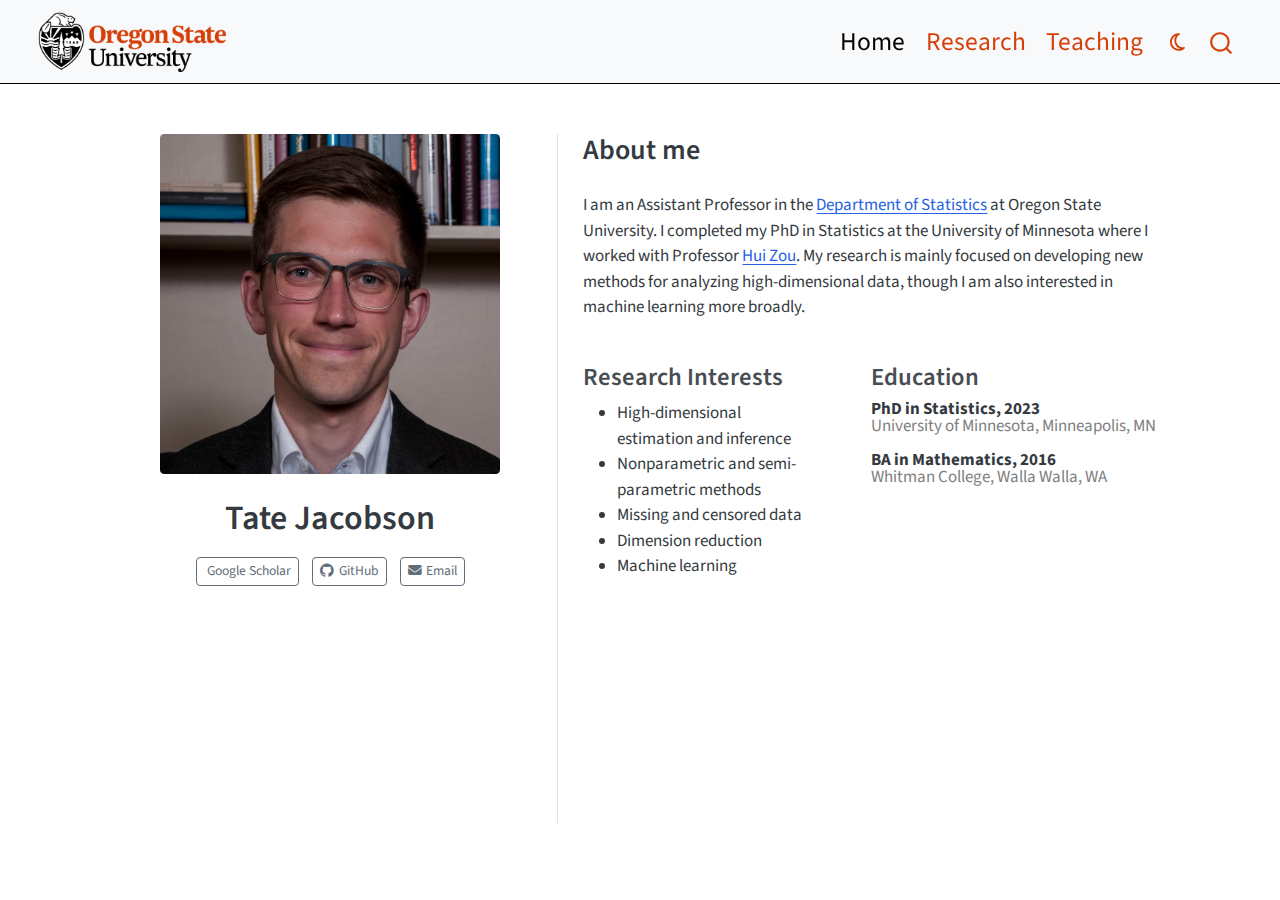
<file: docs/index.html>
<!DOCTYPE html>
<html xmlns="http://www.w3.org/1999/xhtml" lang="en" xml:lang="en"><head>

<meta charset="utf-8">
<meta name="generator" content="quarto-1.4.555">

<meta name="viewport" content="width=device-width, initial-scale=1.0, user-scalable=yes">


<title>Tate Jacobson</title>
<style>
code{white-space: pre-wrap;}
span.smallcaps{font-variant: small-caps;}
div.columns{display: flex; gap: min(4vw, 1.5em);}
div.column{flex: auto; overflow-x: auto;}
div.hanging-indent{margin-left: 1.5em; text-indent: -1.5em;}
ul.task-list{list-style: none;}
ul.task-list li input[type="checkbox"] {
  width: 0.8em;
  margin: 0 0.8em 0.2em -1em; /* quarto-specific, see https://github.com/quarto-dev/quarto-cli/issues/4556 */ 
  vertical-align: middle;
}
</style>


<script src="site_libs/quarto-nav/quarto-nav.js"></script>
<script src="site_libs/clipboard/clipboard.min.js"></script>
<script src="site_libs/quarto-search/autocomplete.umd.js"></script>
<script src="site_libs/quarto-search/fuse.min.js"></script>
<script src="site_libs/quarto-search/quarto-search.js"></script>
<meta name="quarto:offset" content="./">
<script src="site_libs/quarto-html/quarto.js"></script>
<script src="site_libs/quarto-html/popper.min.js"></script>
<script src="site_libs/quarto-html/tippy.umd.min.js"></script>
<link href="site_libs/quarto-html/tippy.css" rel="stylesheet">
<link href="site_libs/quarto-html/quarto-syntax-highlighting.css" rel="stylesheet" class="quarto-color-scheme" id="quarto-text-highlighting-styles">
<link href="site_libs/quarto-html/quarto-syntax-highlighting-dark.css" rel="prefetch" class="quarto-color-scheme quarto-color-alternate" id="quarto-text-highlighting-styles">
<script src="site_libs/bootstrap/bootstrap.min.js"></script>
<link href="site_libs/bootstrap/bootstrap-icons.css" rel="stylesheet">
<link href="site_libs/bootstrap/bootstrap.min.css" rel="stylesheet" class="quarto-color-scheme" id="quarto-bootstrap" data-mode="light">
<link href="site_libs/bootstrap/bootstrap-dark.min.css" rel="prefetch" class="quarto-color-scheme quarto-color-alternate" id="quarto-bootstrap" data-mode="dark">
<script src="site_libs/quarto-contrib/iconify-2.1.0/iconify-icon.min.js"></script>
<link href="site_libs/quarto-contrib/fontawesome6-0.1.0/all.css" rel="stylesheet">
<link href="site_libs/quarto-contrib/fontawesome6-0.1.0/latex-fontsize.css" rel="stylesheet">
<script id="quarto-search-options" type="application/json">{
  "location": "navbar",
  "copy-button": false,
  "collapse-after": 3,
  "panel-placement": "end",
  "type": "overlay",
  "limit": 50,
  "keyboard-shortcut": [
    "f",
    "/",
    "s"
  ],
  "show-item-context": false,
  "language": {
    "search-no-results-text": "No results",
    "search-matching-documents-text": "matching documents",
    "search-copy-link-title": "Copy link to search",
    "search-hide-matches-text": "Hide additional matches",
    "search-more-match-text": "more match in this document",
    "search-more-matches-text": "more matches in this document",
    "search-clear-button-title": "Clear",
    "search-text-placeholder": "",
    "search-detached-cancel-button-title": "Cancel",
    "search-submit-button-title": "Submit",
    "search-label": "Search"
  }
}</script>


<link rel="stylesheet" href="custom.css">
<meta property="og:title" content="Tate Jacobson">
<meta property="og:description" content="">
<meta property="og:image" content="images/headshot2.jpg">
<meta property="og:site_name" content="Tate Jacobson">
</head>

<body class="nav-fixed fullcontent">

<div id="quarto-search-results"></div>
  <header id="quarto-header" class="headroom fixed-top">
    <nav class="navbar navbar-expand-lg " data-bs-theme="dark">
      <div class="navbar-container container-fluid">
      <div class="navbar-brand-container mx-auto">
    <a href="./index.html" class="navbar-brand navbar-brand-logo">
    <img src="./logo.png" alt="" class="navbar-logo">
    </a>
  </div>
            <div id="quarto-search" class="" title="Search"></div>
          <button class="navbar-toggler" type="button" data-bs-toggle="collapse" data-bs-target="#navbarCollapse" aria-controls="navbarCollapse" aria-expanded="false" aria-label="Toggle navigation" onclick="if (window.quartoToggleHeadroom) { window.quartoToggleHeadroom(); }">
  <span class="navbar-toggler-icon"></span>
</button>
          <div class="collapse navbar-collapse" id="navbarCollapse">
            <ul class="navbar-nav navbar-nav-scroll ms-auto">
  <li class="nav-item">
    <a class="nav-link active" href="./index.html" aria-current="page"> 
<span class="menu-text">Home</span></a>
  </li>  
  <li class="nav-item">
    <a class="nav-link" href="./research/index.html"> 
<span class="menu-text">Research</span></a>
  </li>  
  <li class="nav-item">
    <a class="nav-link" href="./teaching/index.html"> 
<span class="menu-text">Teaching</span></a>
  </li>  
</ul>
          </div> <!-- /navcollapse -->
          <div class="quarto-navbar-tools">
  <a href="" class="quarto-color-scheme-toggle quarto-navigation-tool  px-1" onclick="window.quartoToggleColorScheme(); return false;" title="Toggle dark mode"><i class="bi"></i></a>
</div>
      </div> <!-- /container-fluid -->
    </nav>
</header>
<!-- content -->
<div id="quarto-content" class="quarto-container page-columns page-rows-contents page-layout-article page-navbar">
<!-- sidebar -->
<!-- margin-sidebar -->
    
<!-- main -->
<div class="quarto-about-trestles content">
  <div class="about-entity">
    <img src="images/headshot2.jpg" class="about-image
  rounded " style="width: 20em;">
<header id="title-block-header" class="quarto-title-block default">
<div class="quarto-title">
<h1 class="title">Tate Jacobson</h1>
</div>
<div class="quarto-title-meta">
  </div>
</header>
    <div class="about-links">
  <a href="https://scholar.google.com/citations?user=Aduyj38AAAAJ&amp;hl=en" class="about-link" rel="" target="">
     <span class="about-link-text"><iconify-icon role="img" inline="" icon="fa6-brands:google-scholar" aria-label="Icon google-scholar from fa6-brands Iconify.design set." title="Icon google-scholar from fa6-brands Iconify.design set."></iconify-icon> Google Scholar</span>
  </a>
  <a href="https://github.com/TateJacobson" class="about-link" rel="" target="">
    <i class="bi bi-github"></i>
     <span class="about-link-text">GitHub</span>
  </a>
  <a href="mailto:tate.jacobson@oregonstate.edu" class="about-link" rel="" target="">
     <span class="about-link-text"><i class="fa-solid fa-envelope" aria-label="envelope"></i> Email</span>
  </a>
</div>
  </div>
  <div class="about-contents"><main class="content" id="quarto-document-content">
<section id="about-me" class="level2">
<h2 data-anchor-id="about-me">About me</h2>
<p>I am an Assistant Professor in the <a href="https://stat.oregonstate.edu/">Department of Statistics</a> at Oregon State University. I completed my PhD in Statistics at the University of Minnesota where I worked with Professor <a href="https://sites.google.com/view/huizoustat/bio">Hui Zou</a>. My research is mainly focused on developing new methods for analyzing high-dimensional data, though I am also interested in machine learning more broadly.</p>
<div class="columns">
<div class="column" style="width:40%;">
<section id="research-interests" class="level3">
<h3 data-anchor-id="research-interests">Research Interests</h3>
<ul>
<li>High-dimensional estimation and inference</li>
<li>Nonparametric and semi-parametric methods</li>
<li>Missing and censored data</li>
<li>Dimension reduction</li>
<li>Machine learning</li>
</ul>
</section>
</div><div class="column" style="width:10%;">
</div><div class="column" style="line-height:1">
<section id="education" class="level3">
<h3 data-anchor-id="education">Education</h3>
<p><strong>PhD in Statistics, 2023</strong><br>
<span style="color: grey;">University of Minnesota, Minneapolis, MN</span></p>
<p><strong>BA in Mathematics, 2016</strong><br>
<span style="color: grey;">Whitman College, Walla Walla, WA</span></p>
</section>
</div>
</div>


</section>
</main></div>
</div>
 <!-- /main -->
<script id="quarto-html-after-body" type="application/javascript">
window.document.addEventListener("DOMContentLoaded", function (event) {
  const toggleBodyColorMode = (bsSheetEl) => {
    const mode = bsSheetEl.getAttribute("data-mode");
    const bodyEl = window.document.querySelector("body");
    if (mode === "dark") {
      bodyEl.classList.add("quarto-dark");
      bodyEl.classList.remove("quarto-light");
    } else {
      bodyEl.classList.add("quarto-light");
      bodyEl.classList.remove("quarto-dark");
    }
  }
  const toggleBodyColorPrimary = () => {
    const bsSheetEl = window.document.querySelector("link#quarto-bootstrap");
    if (bsSheetEl) {
      toggleBodyColorMode(bsSheetEl);
    }
  }
  toggleBodyColorPrimary();  
  const disableStylesheet = (stylesheets) => {
    for (let i=0; i < stylesheets.length; i++) {
      const stylesheet = stylesheets[i];
      stylesheet.rel = 'prefetch';
    }
  }
  const enableStylesheet = (stylesheets) => {
    for (let i=0; i < stylesheets.length; i++) {
      const stylesheet = stylesheets[i];
      stylesheet.rel = 'stylesheet';
    }
  }
  const manageTransitions = (selector, allowTransitions) => {
    const els = window.document.querySelectorAll(selector);
    for (let i=0; i < els.length; i++) {
      const el = els[i];
      if (allowTransitions) {
        el.classList.remove('notransition');
      } else {
        el.classList.add('notransition');
      }
    }
  }
  const toggleGiscusIfUsed = (isAlternate, darkModeDefault) => {
    const baseTheme = document.querySelector('#giscus-base-theme')?.value ?? 'light';
    const alternateTheme = document.querySelector('#giscus-alt-theme')?.value ?? 'dark';
    let newTheme = '';
    if(darkModeDefault) {
      newTheme = isAlternate ? baseTheme : alternateTheme;
    } else {
      newTheme = isAlternate ? alternateTheme : baseTheme;
    }
    const changeGiscusTheme = () => {
      // From: https://github.com/giscus/giscus/issues/336
      const sendMessage = (message) => {
        const iframe = document.querySelector('iframe.giscus-frame');
        if (!iframe) return;
        iframe.contentWindow.postMessage({ giscus: message }, 'https://giscus.app');
      }
      sendMessage({
        setConfig: {
          theme: newTheme
        }
      });
    }
    const isGiscussLoaded = window.document.querySelector('iframe.giscus-frame') !== null;
    if (isGiscussLoaded) {
      changeGiscusTheme();
    }
  }
  const toggleColorMode = (alternate) => {
    // Switch the stylesheets
    const alternateStylesheets = window.document.querySelectorAll('link.quarto-color-scheme.quarto-color-alternate');
    manageTransitions('#quarto-margin-sidebar .nav-link', false);
    if (alternate) {
      enableStylesheet(alternateStylesheets);
      for (const sheetNode of alternateStylesheets) {
        if (sheetNode.id === "quarto-bootstrap") {
          toggleBodyColorMode(sheetNode);
        }
      }
    } else {
      disableStylesheet(alternateStylesheets);
      toggleBodyColorPrimary();
    }
    manageTransitions('#quarto-margin-sidebar .nav-link', true);
    // Switch the toggles
    const toggles = window.document.querySelectorAll('.quarto-color-scheme-toggle');
    for (let i=0; i < toggles.length; i++) {
      const toggle = toggles[i];
      if (toggle) {
        if (alternate) {
          toggle.classList.add("alternate");     
        } else {
          toggle.classList.remove("alternate");
        }
      }
    }
    // Hack to workaround the fact that safari doesn't
    // properly recolor the scrollbar when toggling (#1455)
    if (navigator.userAgent.indexOf('Safari') > 0 && navigator.userAgent.indexOf('Chrome') == -1) {
      manageTransitions("body", false);
      window.scrollTo(0, 1);
      setTimeout(() => {
        window.scrollTo(0, 0);
        manageTransitions("body", true);
      }, 40);  
    }
  }
  const isFileUrl = () => { 
    return window.location.protocol === 'file:';
  }
  const hasAlternateSentinel = () => {  
    let styleSentinel = getColorSchemeSentinel();
    if (styleSentinel !== null) {
      return styleSentinel === "alternate";
    } else {
      return false;
    }
  }
  const setStyleSentinel = (alternate) => {
    const value = alternate ? "alternate" : "default";
    if (!isFileUrl()) {
      window.localStorage.setItem("quarto-color-scheme", value);
    } else {
      localAlternateSentinel = value;
    }
  }
  const getColorSchemeSentinel = () => {
    if (!isFileUrl()) {
      const storageValue = window.localStorage.getItem("quarto-color-scheme");
      return storageValue != null ? storageValue : localAlternateSentinel;
    } else {
      return localAlternateSentinel;
    }
  }
  const darkModeDefault = false;
  let localAlternateSentinel = darkModeDefault ? 'alternate' : 'default';
  // Dark / light mode switch
  window.quartoToggleColorScheme = () => {
    // Read the current dark / light value 
    let toAlternate = !hasAlternateSentinel();
    toggleColorMode(toAlternate);
    setStyleSentinel(toAlternate);
    toggleGiscusIfUsed(toAlternate, darkModeDefault);
  };
  // Ensure there is a toggle, if there isn't float one in the top right
  if (window.document.querySelector('.quarto-color-scheme-toggle') === null) {
    const a = window.document.createElement('a');
    a.classList.add('top-right');
    a.classList.add('quarto-color-scheme-toggle');
    a.href = "";
    a.onclick = function() { try { window.quartoToggleColorScheme(); } catch {} return false; };
    const i = window.document.createElement("i");
    i.classList.add('bi');
    a.appendChild(i);
    window.document.body.appendChild(a);
  }
  // Switch to dark mode if need be
  if (hasAlternateSentinel()) {
    toggleColorMode(true);
  } else {
    toggleColorMode(false);
  }
  const isCodeAnnotation = (el) => {
    for (const clz of el.classList) {
      if (clz.startsWith('code-annotation-')) {                     
        return true;
      }
    }
    return false;
  }
  const clipboard = new window.ClipboardJS('.code-copy-button', {
    text: function(trigger) {
      const codeEl = trigger.previousElementSibling.cloneNode(true);
      for (const childEl of codeEl.children) {
        if (isCodeAnnotation(childEl)) {
          childEl.remove();
        }
      }
      return codeEl.innerText;
    }
  });
  clipboard.on('success', function(e) {
    // button target
    const button = e.trigger;
    // don't keep focus
    button.blur();
    // flash "checked"
    button.classList.add('code-copy-button-checked');
    var currentTitle = button.getAttribute("title");
    button.setAttribute("title", "Copied!");
    let tooltip;
    if (window.bootstrap) {
      button.setAttribute("data-bs-toggle", "tooltip");
      button.setAttribute("data-bs-placement", "left");
      button.setAttribute("data-bs-title", "Copied!");
      tooltip = new bootstrap.Tooltip(button, 
        { trigger: "manual", 
          customClass: "code-copy-button-tooltip",
          offset: [0, -8]});
      tooltip.show();    
    }
    setTimeout(function() {
      if (tooltip) {
        tooltip.hide();
        button.removeAttribute("data-bs-title");
        button.removeAttribute("data-bs-toggle");
        button.removeAttribute("data-bs-placement");
      }
      button.setAttribute("title", currentTitle);
      button.classList.remove('code-copy-button-checked');
    }, 1000);
    // clear code selection
    e.clearSelection();
  });
    var localhostRegex = new RegExp(/^(?:http|https):\/\/localhost\:?[0-9]*\//);
    var mailtoRegex = new RegExp(/^mailto:/);
      var filterRegex = new RegExp('/' + window.location.host + '/');
    var isInternal = (href) => {
        return filterRegex.test(href) || localhostRegex.test(href) || mailtoRegex.test(href);
    }
    // Inspect non-navigation links and adorn them if external
 	var links = window.document.querySelectorAll('a[href]:not(.nav-link):not(.navbar-brand):not(.toc-action):not(.sidebar-link):not(.sidebar-item-toggle):not(.pagination-link):not(.no-external):not([aria-hidden]):not(.dropdown-item):not(.quarto-navigation-tool)');
    for (var i=0; i<links.length; i++) {
      const link = links[i];
      if (!isInternal(link.href)) {
        // undo the damage that might have been done by quarto-nav.js in the case of
        // links that we want to consider external
        if (link.dataset.originalHref !== undefined) {
          link.href = link.dataset.originalHref;
        }
      }
    }
  function tippyHover(el, contentFn, onTriggerFn, onUntriggerFn) {
    const config = {
      allowHTML: true,
      maxWidth: 500,
      delay: 100,
      arrow: false,
      appendTo: function(el) {
          return el.parentElement;
      },
      interactive: true,
      interactiveBorder: 10,
      theme: 'quarto',
      placement: 'bottom-start',
    };
    if (contentFn) {
      config.content = contentFn;
    }
    if (onTriggerFn) {
      config.onTrigger = onTriggerFn;
    }
    if (onUntriggerFn) {
      config.onUntrigger = onUntriggerFn;
    }
    window.tippy(el, config); 
  }
  const noterefs = window.document.querySelectorAll('a[role="doc-noteref"]');
  for (var i=0; i<noterefs.length; i++) {
    const ref = noterefs[i];
    tippyHover(ref, function() {
      // use id or data attribute instead here
      let href = ref.getAttribute('data-footnote-href') || ref.getAttribute('href');
      try { href = new URL(href).hash; } catch {}
      const id = href.replace(/^#\/?/, "");
      const note = window.document.getElementById(id);
      if (note) {
        return note.innerHTML;
      } else {
        return "";
      }
    });
  }
  const xrefs = window.document.querySelectorAll('a.quarto-xref');
  const processXRef = (id, note) => {
    // Strip column container classes
    const stripColumnClz = (el) => {
      el.classList.remove("page-full", "page-columns");
      if (el.children) {
        for (const child of el.children) {
          stripColumnClz(child);
        }
      }
    }
    stripColumnClz(note)
    if (id === null || id.startsWith('sec-')) {
      // Special case sections, only their first couple elements
      const container = document.createElement("div");
      if (note.children && note.children.length > 2) {
        container.appendChild(note.children[0].cloneNode(true));
        for (let i = 1; i < note.children.length; i++) {
          const child = note.children[i];
          if (child.tagName === "P" && child.innerText === "") {
            continue;
          } else {
            container.appendChild(child.cloneNode(true));
            break;
          }
        }
        if (window.Quarto?.typesetMath) {
          window.Quarto.typesetMath(container);
        }
        return container.innerHTML
      } else {
        if (window.Quarto?.typesetMath) {
          window.Quarto.typesetMath(note);
        }
        return note.innerHTML;
      }
    } else {
      // Remove any anchor links if they are present
      const anchorLink = note.querySelector('a.anchorjs-link');
      if (anchorLink) {
        anchorLink.remove();
      }
      if (window.Quarto?.typesetMath) {
        window.Quarto.typesetMath(note);
      }
      // TODO in 1.5, we should make sure this works without a callout special case
      if (note.classList.contains("callout")) {
        return note.outerHTML;
      } else {
        return note.innerHTML;
      }
    }
  }
  for (var i=0; i<xrefs.length; i++) {
    const xref = xrefs[i];
    tippyHover(xref, undefined, function(instance) {
      instance.disable();
      let url = xref.getAttribute('href');
      let hash = undefined; 
      if (url.startsWith('#')) {
        hash = url;
      } else {
        try { hash = new URL(url).hash; } catch {}
      }
      if (hash) {
        const id = hash.replace(/^#\/?/, "");
        const note = window.document.getElementById(id);
        if (note !== null) {
          try {
            const html = processXRef(id, note.cloneNode(true));
            instance.setContent(html);
          } finally {
            instance.enable();
            instance.show();
          }
        } else {
          // See if we can fetch this
          fetch(url.split('#')[0])
          .then(res => res.text())
          .then(html => {
            const parser = new DOMParser();
            const htmlDoc = parser.parseFromString(html, "text/html");
            const note = htmlDoc.getElementById(id);
            if (note !== null) {
              const html = processXRef(id, note);
              instance.setContent(html);
            } 
          }).finally(() => {
            instance.enable();
            instance.show();
          });
        }
      } else {
        // See if we can fetch a full url (with no hash to target)
        // This is a special case and we should probably do some content thinning / targeting
        fetch(url)
        .then(res => res.text())
        .then(html => {
          const parser = new DOMParser();
          const htmlDoc = parser.parseFromString(html, "text/html");
          const note = htmlDoc.querySelector('main.content');
          if (note !== null) {
            // This should only happen for chapter cross references
            // (since there is no id in the URL)
            // remove the first header
            if (note.children.length > 0 && note.children[0].tagName === "HEADER") {
              note.children[0].remove();
            }
            const html = processXRef(null, note);
            instance.setContent(html);
          } 
        }).finally(() => {
          instance.enable();
          instance.show();
        });
      }
    }, function(instance) {
    });
  }
      let selectedAnnoteEl;
      const selectorForAnnotation = ( cell, annotation) => {
        let cellAttr = 'data-code-cell="' + cell + '"';
        let lineAttr = 'data-code-annotation="' +  annotation + '"';
        const selector = 'span[' + cellAttr + '][' + lineAttr + ']';
        return selector;
      }
      const selectCodeLines = (annoteEl) => {
        const doc = window.document;
        const targetCell = annoteEl.getAttribute("data-target-cell");
        const targetAnnotation = annoteEl.getAttribute("data-target-annotation");
        const annoteSpan = window.document.querySelector(selectorForAnnotation(targetCell, targetAnnotation));
        const lines = annoteSpan.getAttribute("data-code-lines").split(",");
        const lineIds = lines.map((line) => {
          return targetCell + "-" + line;
        })
        let top = null;
        let height = null;
        let parent = null;
        if (lineIds.length > 0) {
            //compute the position of the single el (top and bottom and make a div)
            const el = window.document.getElementById(lineIds[0]);
            top = el.offsetTop;
            height = el.offsetHeight;
            parent = el.parentElement.parentElement;
          if (lineIds.length > 1) {
            const lastEl = window.document.getElementById(lineIds[lineIds.length - 1]);
            const bottom = lastEl.offsetTop + lastEl.offsetHeight;
            height = bottom - top;
          }
          if (top !== null && height !== null && parent !== null) {
            // cook up a div (if necessary) and position it 
            let div = window.document.getElementById("code-annotation-line-highlight");
            if (div === null) {
              div = window.document.createElement("div");
              div.setAttribute("id", "code-annotation-line-highlight");
              div.style.position = 'absolute';
              parent.appendChild(div);
            }
            div.style.top = top - 2 + "px";
            div.style.height = height + 4 + "px";
            div.style.left = 0;
            let gutterDiv = window.document.getElementById("code-annotation-line-highlight-gutter");
            if (gutterDiv === null) {
              gutterDiv = window.document.createElement("div");
              gutterDiv.setAttribute("id", "code-annotation-line-highlight-gutter");
              gutterDiv.style.position = 'absolute';
              const codeCell = window.document.getElementById(targetCell);
              const gutter = codeCell.querySelector('.code-annotation-gutter');
              gutter.appendChild(gutterDiv);
            }
            gutterDiv.style.top = top - 2 + "px";
            gutterDiv.style.height = height + 4 + "px";
          }
          selectedAnnoteEl = annoteEl;
        }
      };
      const unselectCodeLines = () => {
        const elementsIds = ["code-annotation-line-highlight", "code-annotation-line-highlight-gutter"];
        elementsIds.forEach((elId) => {
          const div = window.document.getElementById(elId);
          if (div) {
            div.remove();
          }
        });
        selectedAnnoteEl = undefined;
      };
        // Handle positioning of the toggle
    window.addEventListener(
      "resize",
      throttle(() => {
        elRect = undefined;
        if (selectedAnnoteEl) {
          selectCodeLines(selectedAnnoteEl);
        }
      }, 10)
    );
    function throttle(fn, ms) {
    let throttle = false;
    let timer;
      return (...args) => {
        if(!throttle) { // first call gets through
            fn.apply(this, args);
            throttle = true;
        } else { // all the others get throttled
            if(timer) clearTimeout(timer); // cancel #2
            timer = setTimeout(() => {
              fn.apply(this, args);
              timer = throttle = false;
            }, ms);
        }
      };
    }
      // Attach click handler to the DT
      const annoteDls = window.document.querySelectorAll('dt[data-target-cell]');
      for (const annoteDlNode of annoteDls) {
        annoteDlNode.addEventListener('click', (event) => {
          const clickedEl = event.target;
          if (clickedEl !== selectedAnnoteEl) {
            unselectCodeLines();
            const activeEl = window.document.querySelector('dt[data-target-cell].code-annotation-active');
            if (activeEl) {
              activeEl.classList.remove('code-annotation-active');
            }
            selectCodeLines(clickedEl);
            clickedEl.classList.add('code-annotation-active');
          } else {
            // Unselect the line
            unselectCodeLines();
            clickedEl.classList.remove('code-annotation-active');
          }
        });
      }
  const findCites = (el) => {
    const parentEl = el.parentElement;
    if (parentEl) {
      const cites = parentEl.dataset.cites;
      if (cites) {
        return {
          el,
          cites: cites.split(' ')
        };
      } else {
        return findCites(el.parentElement)
      }
    } else {
      return undefined;
    }
  };
  var bibliorefs = window.document.querySelectorAll('a[role="doc-biblioref"]');
  for (var i=0; i<bibliorefs.length; i++) {
    const ref = bibliorefs[i];
    const citeInfo = findCites(ref);
    if (citeInfo) {
      tippyHover(citeInfo.el, function() {
        var popup = window.document.createElement('div');
        citeInfo.cites.forEach(function(cite) {
          var citeDiv = window.document.createElement('div');
          citeDiv.classList.add('hanging-indent');
          citeDiv.classList.add('csl-entry');
          var biblioDiv = window.document.getElementById('ref-' + cite);
          if (biblioDiv) {
            citeDiv.innerHTML = biblioDiv.innerHTML;
          }
          popup.appendChild(citeDiv);
        });
        return popup.innerHTML;
      });
    }
  }
});
</script>
</div> <!-- /content -->




</body></html>
</file>
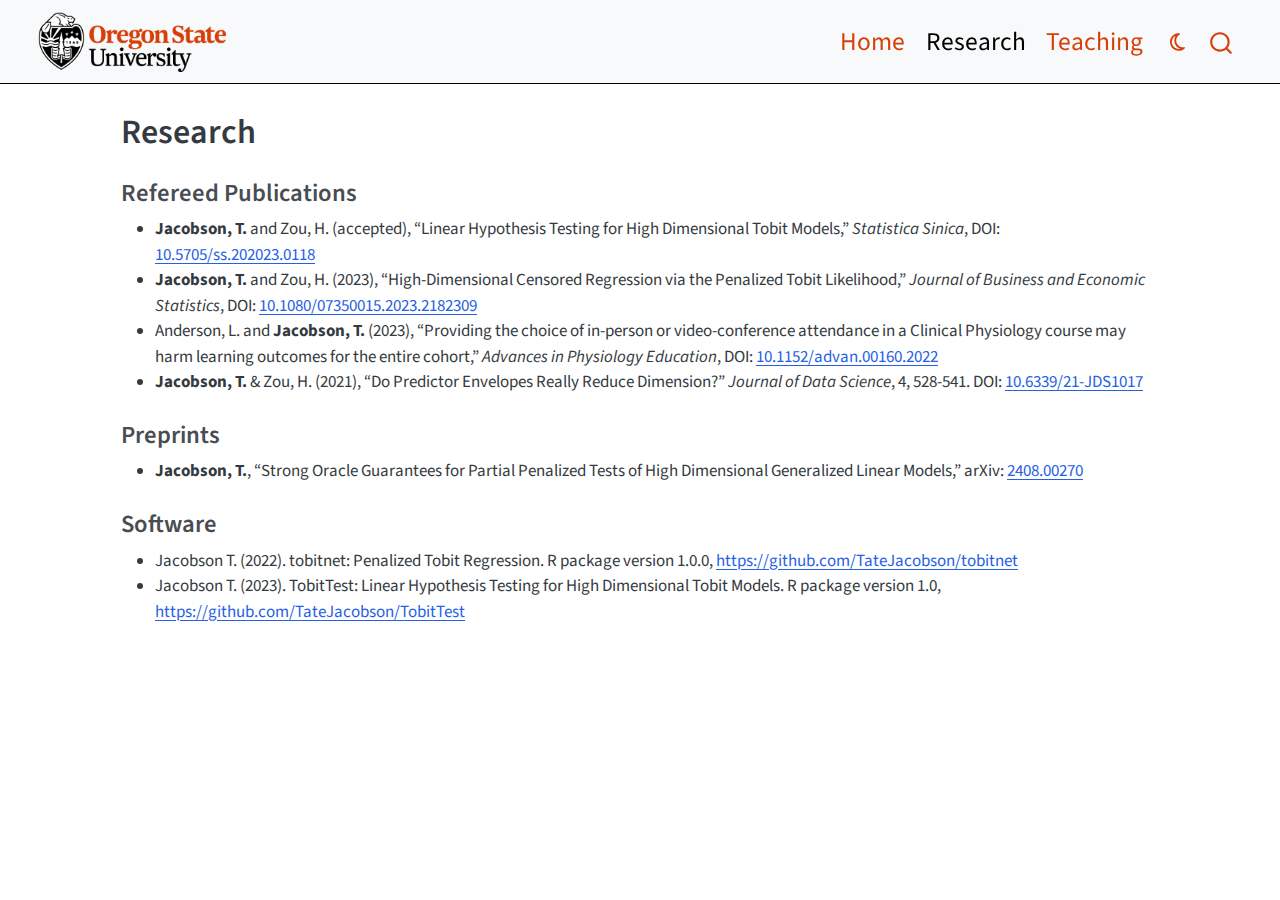
<file: docs/research/index.html>
<!DOCTYPE html>
<html xmlns="http://www.w3.org/1999/xhtml" lang="en" xml:lang="en"><head>

<meta charset="utf-8">
<meta name="generator" content="quarto-1.4.555">

<meta name="viewport" content="width=device-width, initial-scale=1.0, user-scalable=yes">


<title>Tate Jacobson - Research</title>
<style>
code{white-space: pre-wrap;}
span.smallcaps{font-variant: small-caps;}
div.columns{display: flex; gap: min(4vw, 1.5em);}
div.column{flex: auto; overflow-x: auto;}
div.hanging-indent{margin-left: 1.5em; text-indent: -1.5em;}
ul.task-list{list-style: none;}
ul.task-list li input[type="checkbox"] {
  width: 0.8em;
  margin: 0 0.8em 0.2em -1em; /* quarto-specific, see https://github.com/quarto-dev/quarto-cli/issues/4556 */ 
  vertical-align: middle;
}
</style>


<script src="../site_libs/quarto-nav/quarto-nav.js"></script>
<script src="../site_libs/clipboard/clipboard.min.js"></script>
<script src="../site_libs/quarto-search/autocomplete.umd.js"></script>
<script src="../site_libs/quarto-search/fuse.min.js"></script>
<script src="../site_libs/quarto-search/quarto-search.js"></script>
<meta name="quarto:offset" content="../">
<script src="../site_libs/quarto-html/quarto.js"></script>
<script src="../site_libs/quarto-html/popper.min.js"></script>
<script src="../site_libs/quarto-html/tippy.umd.min.js"></script>
<script src="../site_libs/quarto-html/anchor.min.js"></script>
<link href="../site_libs/quarto-html/tippy.css" rel="stylesheet">
<link href="../site_libs/quarto-html/quarto-syntax-highlighting.css" rel="stylesheet" class="quarto-color-scheme" id="quarto-text-highlighting-styles">
<link href="../site_libs/quarto-html/quarto-syntax-highlighting-dark.css" rel="prefetch" class="quarto-color-scheme quarto-color-alternate" id="quarto-text-highlighting-styles">
<script src="../site_libs/bootstrap/bootstrap.min.js"></script>
<link href="../site_libs/bootstrap/bootstrap-icons.css" rel="stylesheet">
<link href="../site_libs/bootstrap/bootstrap.min.css" rel="stylesheet" class="quarto-color-scheme" id="quarto-bootstrap" data-mode="light">
<link href="../site_libs/bootstrap/bootstrap-dark.min.css" rel="prefetch" class="quarto-color-scheme quarto-color-alternate" id="quarto-bootstrap" data-mode="dark">
<script id="quarto-search-options" type="application/json">{
  "location": "navbar",
  "copy-button": false,
  "collapse-after": 3,
  "panel-placement": "end",
  "type": "overlay",
  "limit": 50,
  "keyboard-shortcut": [
    "f",
    "/",
    "s"
  ],
  "show-item-context": false,
  "language": {
    "search-no-results-text": "No results",
    "search-matching-documents-text": "matching documents",
    "search-copy-link-title": "Copy link to search",
    "search-hide-matches-text": "Hide additional matches",
    "search-more-match-text": "more match in this document",
    "search-more-matches-text": "more matches in this document",
    "search-clear-button-title": "Clear",
    "search-text-placeholder": "",
    "search-detached-cancel-button-title": "Cancel",
    "search-submit-button-title": "Submit",
    "search-label": "Search"
  }
}</script>


<link rel="stylesheet" href="../custom.css">
<meta property="og:title" content="Tate Jacobson - Research">
<meta property="og:site_name" content="Tate Jacobson">
</head>

<body class="nav-fixed fullcontent">

<div id="quarto-search-results"></div>
  <header id="quarto-header" class="headroom fixed-top">
    <nav class="navbar navbar-expand-lg " data-bs-theme="dark">
      <div class="navbar-container container-fluid">
      <div class="navbar-brand-container mx-auto">
    <a href="../index.html" class="navbar-brand navbar-brand-logo">
    <img src="../logo.png" alt="" class="navbar-logo">
    </a>
  </div>
            <div id="quarto-search" class="" title="Search"></div>
          <button class="navbar-toggler" type="button" data-bs-toggle="collapse" data-bs-target="#navbarCollapse" aria-controls="navbarCollapse" aria-expanded="false" aria-label="Toggle navigation" onclick="if (window.quartoToggleHeadroom) { window.quartoToggleHeadroom(); }">
  <span class="navbar-toggler-icon"></span>
</button>
          <div class="collapse navbar-collapse" id="navbarCollapse">
            <ul class="navbar-nav navbar-nav-scroll ms-auto">
  <li class="nav-item">
    <a class="nav-link" href="../index.html"> 
<span class="menu-text">Home</span></a>
  </li>  
  <li class="nav-item">
    <a class="nav-link active" href="../research/index.html" aria-current="page"> 
<span class="menu-text">Research</span></a>
  </li>  
  <li class="nav-item">
    <a class="nav-link" href="../teaching/index.html"> 
<span class="menu-text">Teaching</span></a>
  </li>  
</ul>
          </div> <!-- /navcollapse -->
          <div class="quarto-navbar-tools">
  <a href="" class="quarto-color-scheme-toggle quarto-navigation-tool  px-1" onclick="window.quartoToggleColorScheme(); return false;" title="Toggle dark mode"><i class="bi"></i></a>
</div>
      </div> <!-- /container-fluid -->
    </nav>
</header>
<!-- content -->
<div id="quarto-content" class="quarto-container page-columns page-rows-contents page-layout-article page-navbar">
<!-- sidebar -->
<!-- margin-sidebar -->
    
<!-- main -->
<main class="content" id="quarto-document-content">

<header id="title-block-header" class="quarto-title-block default">
<div class="quarto-title">
<h1 class="title">Research</h1>
</div>



<div class="quarto-title-meta">

    
  
    
  </div>
  


</header>


<section id="refereed-publications" class="level3">
<h3 class="anchored" data-anchor-id="refereed-publications">Refereed Publications</h3>
<ul>
<li><strong>Jacobson, T.</strong> and Zou, H. (accepted), “Linear Hypothesis Testing for High Dimensional Tobit Models,” <em>Statistica Sinica</em>, DOI: <a href="https://doi.org/10.5705/ss.202023.0118">10.5705/ss.202023.0118</a></li>
<li><strong>Jacobson, T.</strong> and Zou, H. (2023), “High-Dimensional Censored Regression via the Penalized Tobit Likelihood,” <em>Journal of Business and Economic Statistics</em>, DOI: <a href="https://doi.org/10.1080/07350015.2023.2182309">10.1080/07350015.2023.2182309</a></li>
<li>Anderson, L. and <strong>Jacobson, T.</strong> (2023), “Providing the choice of in-person or video-conference attendance in a Clinical Physiology course may harm learning outcomes for the entire cohort,” <em>Advances in Physiology Education</em>, DOI: <a href="https://doi.org/10.1152/advan.00160.2022">10.1152/advan.00160.2022</a></li>
<li><strong>Jacobson, T.</strong> &amp; Zou, H. (2021), “Do Predictor Envelopes Really Reduce Dimension?” <em>Journal of Data Science</em>, 4, 528-541. DOI: <a href="https://doi.org/10.6339/21-JDS1017">10.6339/21-JDS1017</a></li>
</ul>
</section>
<section id="preprints" class="level3">
<h3 class="anchored" data-anchor-id="preprints">Preprints</h3>
<ul>
<li><strong>Jacobson, T.</strong>, “Strong Oracle Guarantees for Partial Penalized Tests of High Dimensional Generalized Linear Models,” arXiv: <a href="https://arxiv.org/abs/2408.00270">2408.00270</a></li>
</ul>
</section>
<section id="software" class="level3">
<h3 class="anchored" data-anchor-id="software">Software</h3>
<ul>
<li>Jacobson T. (2022). tobitnet: Penalized Tobit Regression. R package version 1.0.0, <a href="https://github.com/TateJacobson/tobitnet">https://github.com/TateJacobson/tobitnet</a></li>
<li>Jacobson T. (2023). TobitTest: Linear Hypothesis Testing for High Dimensional Tobit Models. R package version 1.0, <a href="https://github.com/TateJacobson/TobitTest">https://github.com/TateJacobson/TobitTest</a></li>
</ul>


</section>

</main> <!-- /main -->
<script id="quarto-html-after-body" type="application/javascript">
window.document.addEventListener("DOMContentLoaded", function (event) {
  const toggleBodyColorMode = (bsSheetEl) => {
    const mode = bsSheetEl.getAttribute("data-mode");
    const bodyEl = window.document.querySelector("body");
    if (mode === "dark") {
      bodyEl.classList.add("quarto-dark");
      bodyEl.classList.remove("quarto-light");
    } else {
      bodyEl.classList.add("quarto-light");
      bodyEl.classList.remove("quarto-dark");
    }
  }
  const toggleBodyColorPrimary = () => {
    const bsSheetEl = window.document.querySelector("link#quarto-bootstrap");
    if (bsSheetEl) {
      toggleBodyColorMode(bsSheetEl);
    }
  }
  toggleBodyColorPrimary();  
  const disableStylesheet = (stylesheets) => {
    for (let i=0; i < stylesheets.length; i++) {
      const stylesheet = stylesheets[i];
      stylesheet.rel = 'prefetch';
    }
  }
  const enableStylesheet = (stylesheets) => {
    for (let i=0; i < stylesheets.length; i++) {
      const stylesheet = stylesheets[i];
      stylesheet.rel = 'stylesheet';
    }
  }
  const manageTransitions = (selector, allowTransitions) => {
    const els = window.document.querySelectorAll(selector);
    for (let i=0; i < els.length; i++) {
      const el = els[i];
      if (allowTransitions) {
        el.classList.remove('notransition');
      } else {
        el.classList.add('notransition');
      }
    }
  }
  const toggleGiscusIfUsed = (isAlternate, darkModeDefault) => {
    const baseTheme = document.querySelector('#giscus-base-theme')?.value ?? 'light';
    const alternateTheme = document.querySelector('#giscus-alt-theme')?.value ?? 'dark';
    let newTheme = '';
    if(darkModeDefault) {
      newTheme = isAlternate ? baseTheme : alternateTheme;
    } else {
      newTheme = isAlternate ? alternateTheme : baseTheme;
    }
    const changeGiscusTheme = () => {
      // From: https://github.com/giscus/giscus/issues/336
      const sendMessage = (message) => {
        const iframe = document.querySelector('iframe.giscus-frame');
        if (!iframe) return;
        iframe.contentWindow.postMessage({ giscus: message }, 'https://giscus.app');
      }
      sendMessage({
        setConfig: {
          theme: newTheme
        }
      });
    }
    const isGiscussLoaded = window.document.querySelector('iframe.giscus-frame') !== null;
    if (isGiscussLoaded) {
      changeGiscusTheme();
    }
  }
  const toggleColorMode = (alternate) => {
    // Switch the stylesheets
    const alternateStylesheets = window.document.querySelectorAll('link.quarto-color-scheme.quarto-color-alternate');
    manageTransitions('#quarto-margin-sidebar .nav-link', false);
    if (alternate) {
      enableStylesheet(alternateStylesheets);
      for (const sheetNode of alternateStylesheets) {
        if (sheetNode.id === "quarto-bootstrap") {
          toggleBodyColorMode(sheetNode);
        }
      }
    } else {
      disableStylesheet(alternateStylesheets);
      toggleBodyColorPrimary();
    }
    manageTransitions('#quarto-margin-sidebar .nav-link', true);
    // Switch the toggles
    const toggles = window.document.querySelectorAll('.quarto-color-scheme-toggle');
    for (let i=0; i < toggles.length; i++) {
      const toggle = toggles[i];
      if (toggle) {
        if (alternate) {
          toggle.classList.add("alternate");     
        } else {
          toggle.classList.remove("alternate");
        }
      }
    }
    // Hack to workaround the fact that safari doesn't
    // properly recolor the scrollbar when toggling (#1455)
    if (navigator.userAgent.indexOf('Safari') > 0 && navigator.userAgent.indexOf('Chrome') == -1) {
      manageTransitions("body", false);
      window.scrollTo(0, 1);
      setTimeout(() => {
        window.scrollTo(0, 0);
        manageTransitions("body", true);
      }, 40);  
    }
  }
  const isFileUrl = () => { 
    return window.location.protocol === 'file:';
  }
  const hasAlternateSentinel = () => {  
    let styleSentinel = getColorSchemeSentinel();
    if (styleSentinel !== null) {
      return styleSentinel === "alternate";
    } else {
      return false;
    }
  }
  const setStyleSentinel = (alternate) => {
    const value = alternate ? "alternate" : "default";
    if (!isFileUrl()) {
      window.localStorage.setItem("quarto-color-scheme", value);
    } else {
      localAlternateSentinel = value;
    }
  }
  const getColorSchemeSentinel = () => {
    if (!isFileUrl()) {
      const storageValue = window.localStorage.getItem("quarto-color-scheme");
      return storageValue != null ? storageValue : localAlternateSentinel;
    } else {
      return localAlternateSentinel;
    }
  }
  const darkModeDefault = false;
  let localAlternateSentinel = darkModeDefault ? 'alternate' : 'default';
  // Dark / light mode switch
  window.quartoToggleColorScheme = () => {
    // Read the current dark / light value 
    let toAlternate = !hasAlternateSentinel();
    toggleColorMode(toAlternate);
    setStyleSentinel(toAlternate);
    toggleGiscusIfUsed(toAlternate, darkModeDefault);
  };
  // Ensure there is a toggle, if there isn't float one in the top right
  if (window.document.querySelector('.quarto-color-scheme-toggle') === null) {
    const a = window.document.createElement('a');
    a.classList.add('top-right');
    a.classList.add('quarto-color-scheme-toggle');
    a.href = "";
    a.onclick = function() { try { window.quartoToggleColorScheme(); } catch {} return false; };
    const i = window.document.createElement("i");
    i.classList.add('bi');
    a.appendChild(i);
    window.document.body.appendChild(a);
  }
  // Switch to dark mode if need be
  if (hasAlternateSentinel()) {
    toggleColorMode(true);
  } else {
    toggleColorMode(false);
  }
  const icon = "";
  const anchorJS = new window.AnchorJS();
  anchorJS.options = {
    placement: 'right',
    icon: icon
  };
  anchorJS.add('.anchored');
  const isCodeAnnotation = (el) => {
    for (const clz of el.classList) {
      if (clz.startsWith('code-annotation-')) {                     
        return true;
      }
    }
    return false;
  }
  const clipboard = new window.ClipboardJS('.code-copy-button', {
    text: function(trigger) {
      const codeEl = trigger.previousElementSibling.cloneNode(true);
      for (const childEl of codeEl.children) {
        if (isCodeAnnotation(childEl)) {
          childEl.remove();
        }
      }
      return codeEl.innerText;
    }
  });
  clipboard.on('success', function(e) {
    // button target
    const button = e.trigger;
    // don't keep focus
    button.blur();
    // flash "checked"
    button.classList.add('code-copy-button-checked');
    var currentTitle = button.getAttribute("title");
    button.setAttribute("title", "Copied!");
    let tooltip;
    if (window.bootstrap) {
      button.setAttribute("data-bs-toggle", "tooltip");
      button.setAttribute("data-bs-placement", "left");
      button.setAttribute("data-bs-title", "Copied!");
      tooltip = new bootstrap.Tooltip(button, 
        { trigger: "manual", 
          customClass: "code-copy-button-tooltip",
          offset: [0, -8]});
      tooltip.show();    
    }
    setTimeout(function() {
      if (tooltip) {
        tooltip.hide();
        button.removeAttribute("data-bs-title");
        button.removeAttribute("data-bs-toggle");
        button.removeAttribute("data-bs-placement");
      }
      button.setAttribute("title", currentTitle);
      button.classList.remove('code-copy-button-checked');
    }, 1000);
    // clear code selection
    e.clearSelection();
  });
    var localhostRegex = new RegExp(/^(?:http|https):\/\/localhost\:?[0-9]*\//);
    var mailtoRegex = new RegExp(/^mailto:/);
      var filterRegex = new RegExp('/' + window.location.host + '/');
    var isInternal = (href) => {
        return filterRegex.test(href) || localhostRegex.test(href) || mailtoRegex.test(href);
    }
    // Inspect non-navigation links and adorn them if external
 	var links = window.document.querySelectorAll('a[href]:not(.nav-link):not(.navbar-brand):not(.toc-action):not(.sidebar-link):not(.sidebar-item-toggle):not(.pagination-link):not(.no-external):not([aria-hidden]):not(.dropdown-item):not(.quarto-navigation-tool)');
    for (var i=0; i<links.length; i++) {
      const link = links[i];
      if (!isInternal(link.href)) {
        // undo the damage that might have been done by quarto-nav.js in the case of
        // links that we want to consider external
        if (link.dataset.originalHref !== undefined) {
          link.href = link.dataset.originalHref;
        }
      }
    }
  function tippyHover(el, contentFn, onTriggerFn, onUntriggerFn) {
    const config = {
      allowHTML: true,
      maxWidth: 500,
      delay: 100,
      arrow: false,
      appendTo: function(el) {
          return el.parentElement;
      },
      interactive: true,
      interactiveBorder: 10,
      theme: 'quarto',
      placement: 'bottom-start',
    };
    if (contentFn) {
      config.content = contentFn;
    }
    if (onTriggerFn) {
      config.onTrigger = onTriggerFn;
    }
    if (onUntriggerFn) {
      config.onUntrigger = onUntriggerFn;
    }
    window.tippy(el, config); 
  }
  const noterefs = window.document.querySelectorAll('a[role="doc-noteref"]');
  for (var i=0; i<noterefs.length; i++) {
    const ref = noterefs[i];
    tippyHover(ref, function() {
      // use id or data attribute instead here
      let href = ref.getAttribute('data-footnote-href') || ref.getAttribute('href');
      try { href = new URL(href).hash; } catch {}
      const id = href.replace(/^#\/?/, "");
      const note = window.document.getElementById(id);
      if (note) {
        return note.innerHTML;
      } else {
        return "";
      }
    });
  }
  const xrefs = window.document.querySelectorAll('a.quarto-xref');
  const processXRef = (id, note) => {
    // Strip column container classes
    const stripColumnClz = (el) => {
      el.classList.remove("page-full", "page-columns");
      if (el.children) {
        for (const child of el.children) {
          stripColumnClz(child);
        }
      }
    }
    stripColumnClz(note)
    if (id === null || id.startsWith('sec-')) {
      // Special case sections, only their first couple elements
      const container = document.createElement("div");
      if (note.children && note.children.length > 2) {
        container.appendChild(note.children[0].cloneNode(true));
        for (let i = 1; i < note.children.length; i++) {
          const child = note.children[i];
          if (child.tagName === "P" && child.innerText === "") {
            continue;
          } else {
            container.appendChild(child.cloneNode(true));
            break;
          }
        }
        if (window.Quarto?.typesetMath) {
          window.Quarto.typesetMath(container);
        }
        return container.innerHTML
      } else {
        if (window.Quarto?.typesetMath) {
          window.Quarto.typesetMath(note);
        }
        return note.innerHTML;
      }
    } else {
      // Remove any anchor links if they are present
      const anchorLink = note.querySelector('a.anchorjs-link');
      if (anchorLink) {
        anchorLink.remove();
      }
      if (window.Quarto?.typesetMath) {
        window.Quarto.typesetMath(note);
      }
      // TODO in 1.5, we should make sure this works without a callout special case
      if (note.classList.contains("callout")) {
        return note.outerHTML;
      } else {
        return note.innerHTML;
      }
    }
  }
  for (var i=0; i<xrefs.length; i++) {
    const xref = xrefs[i];
    tippyHover(xref, undefined, function(instance) {
      instance.disable();
      let url = xref.getAttribute('href');
      let hash = undefined; 
      if (url.startsWith('#')) {
        hash = url;
      } else {
        try { hash = new URL(url).hash; } catch {}
      }
      if (hash) {
        const id = hash.replace(/^#\/?/, "");
        const note = window.document.getElementById(id);
        if (note !== null) {
          try {
            const html = processXRef(id, note.cloneNode(true));
            instance.setContent(html);
          } finally {
            instance.enable();
            instance.show();
          }
        } else {
          // See if we can fetch this
          fetch(url.split('#')[0])
          .then(res => res.text())
          .then(html => {
            const parser = new DOMParser();
            const htmlDoc = parser.parseFromString(html, "text/html");
            const note = htmlDoc.getElementById(id);
            if (note !== null) {
              const html = processXRef(id, note);
              instance.setContent(html);
            } 
          }).finally(() => {
            instance.enable();
            instance.show();
          });
        }
      } else {
        // See if we can fetch a full url (with no hash to target)
        // This is a special case and we should probably do some content thinning / targeting
        fetch(url)
        .then(res => res.text())
        .then(html => {
          const parser = new DOMParser();
          const htmlDoc = parser.parseFromString(html, "text/html");
          const note = htmlDoc.querySelector('main.content');
          if (note !== null) {
            // This should only happen for chapter cross references
            // (since there is no id in the URL)
            // remove the first header
            if (note.children.length > 0 && note.children[0].tagName === "HEADER") {
              note.children[0].remove();
            }
            const html = processXRef(null, note);
            instance.setContent(html);
          } 
        }).finally(() => {
          instance.enable();
          instance.show();
        });
      }
    }, function(instance) {
    });
  }
      let selectedAnnoteEl;
      const selectorForAnnotation = ( cell, annotation) => {
        let cellAttr = 'data-code-cell="' + cell + '"';
        let lineAttr = 'data-code-annotation="' +  annotation + '"';
        const selector = 'span[' + cellAttr + '][' + lineAttr + ']';
        return selector;
      }
      const selectCodeLines = (annoteEl) => {
        const doc = window.document;
        const targetCell = annoteEl.getAttribute("data-target-cell");
        const targetAnnotation = annoteEl.getAttribute("data-target-annotation");
        const annoteSpan = window.document.querySelector(selectorForAnnotation(targetCell, targetAnnotation));
        const lines = annoteSpan.getAttribute("data-code-lines").split(",");
        const lineIds = lines.map((line) => {
          return targetCell + "-" + line;
        })
        let top = null;
        let height = null;
        let parent = null;
        if (lineIds.length > 0) {
            //compute the position of the single el (top and bottom and make a div)
            const el = window.document.getElementById(lineIds[0]);
            top = el.offsetTop;
            height = el.offsetHeight;
            parent = el.parentElement.parentElement;
          if (lineIds.length > 1) {
            const lastEl = window.document.getElementById(lineIds[lineIds.length - 1]);
            const bottom = lastEl.offsetTop + lastEl.offsetHeight;
            height = bottom - top;
          }
          if (top !== null && height !== null && parent !== null) {
            // cook up a div (if necessary) and position it 
            let div = window.document.getElementById("code-annotation-line-highlight");
            if (div === null) {
              div = window.document.createElement("div");
              div.setAttribute("id", "code-annotation-line-highlight");
              div.style.position = 'absolute';
              parent.appendChild(div);
            }
            div.style.top = top - 2 + "px";
            div.style.height = height + 4 + "px";
            div.style.left = 0;
            let gutterDiv = window.document.getElementById("code-annotation-line-highlight-gutter");
            if (gutterDiv === null) {
              gutterDiv = window.document.createElement("div");
              gutterDiv.setAttribute("id", "code-annotation-line-highlight-gutter");
              gutterDiv.style.position = 'absolute';
              const codeCell = window.document.getElementById(targetCell);
              const gutter = codeCell.querySelector('.code-annotation-gutter');
              gutter.appendChild(gutterDiv);
            }
            gutterDiv.style.top = top - 2 + "px";
            gutterDiv.style.height = height + 4 + "px";
          }
          selectedAnnoteEl = annoteEl;
        }
      };
      const unselectCodeLines = () => {
        const elementsIds = ["code-annotation-line-highlight", "code-annotation-line-highlight-gutter"];
        elementsIds.forEach((elId) => {
          const div = window.document.getElementById(elId);
          if (div) {
            div.remove();
          }
        });
        selectedAnnoteEl = undefined;
      };
        // Handle positioning of the toggle
    window.addEventListener(
      "resize",
      throttle(() => {
        elRect = undefined;
        if (selectedAnnoteEl) {
          selectCodeLines(selectedAnnoteEl);
        }
      }, 10)
    );
    function throttle(fn, ms) {
    let throttle = false;
    let timer;
      return (...args) => {
        if(!throttle) { // first call gets through
            fn.apply(this, args);
            throttle = true;
        } else { // all the others get throttled
            if(timer) clearTimeout(timer); // cancel #2
            timer = setTimeout(() => {
              fn.apply(this, args);
              timer = throttle = false;
            }, ms);
        }
      };
    }
      // Attach click handler to the DT
      const annoteDls = window.document.querySelectorAll('dt[data-target-cell]');
      for (const annoteDlNode of annoteDls) {
        annoteDlNode.addEventListener('click', (event) => {
          const clickedEl = event.target;
          if (clickedEl !== selectedAnnoteEl) {
            unselectCodeLines();
            const activeEl = window.document.querySelector('dt[data-target-cell].code-annotation-active');
            if (activeEl) {
              activeEl.classList.remove('code-annotation-active');
            }
            selectCodeLines(clickedEl);
            clickedEl.classList.add('code-annotation-active');
          } else {
            // Unselect the line
            unselectCodeLines();
            clickedEl.classList.remove('code-annotation-active');
          }
        });
      }
  const findCites = (el) => {
    const parentEl = el.parentElement;
    if (parentEl) {
      const cites = parentEl.dataset.cites;
      if (cites) {
        return {
          el,
          cites: cites.split(' ')
        };
      } else {
        return findCites(el.parentElement)
      }
    } else {
      return undefined;
    }
  };
  var bibliorefs = window.document.querySelectorAll('a[role="doc-biblioref"]');
  for (var i=0; i<bibliorefs.length; i++) {
    const ref = bibliorefs[i];
    const citeInfo = findCites(ref);
    if (citeInfo) {
      tippyHover(citeInfo.el, function() {
        var popup = window.document.createElement('div');
        citeInfo.cites.forEach(function(cite) {
          var citeDiv = window.document.createElement('div');
          citeDiv.classList.add('hanging-indent');
          citeDiv.classList.add('csl-entry');
          var biblioDiv = window.document.getElementById('ref-' + cite);
          if (biblioDiv) {
            citeDiv.innerHTML = biblioDiv.innerHTML;
          }
          popup.appendChild(citeDiv);
        });
        return popup.innerHTML;
      });
    }
  }
});
</script>
</div> <!-- /content -->




</body></html>
</file>
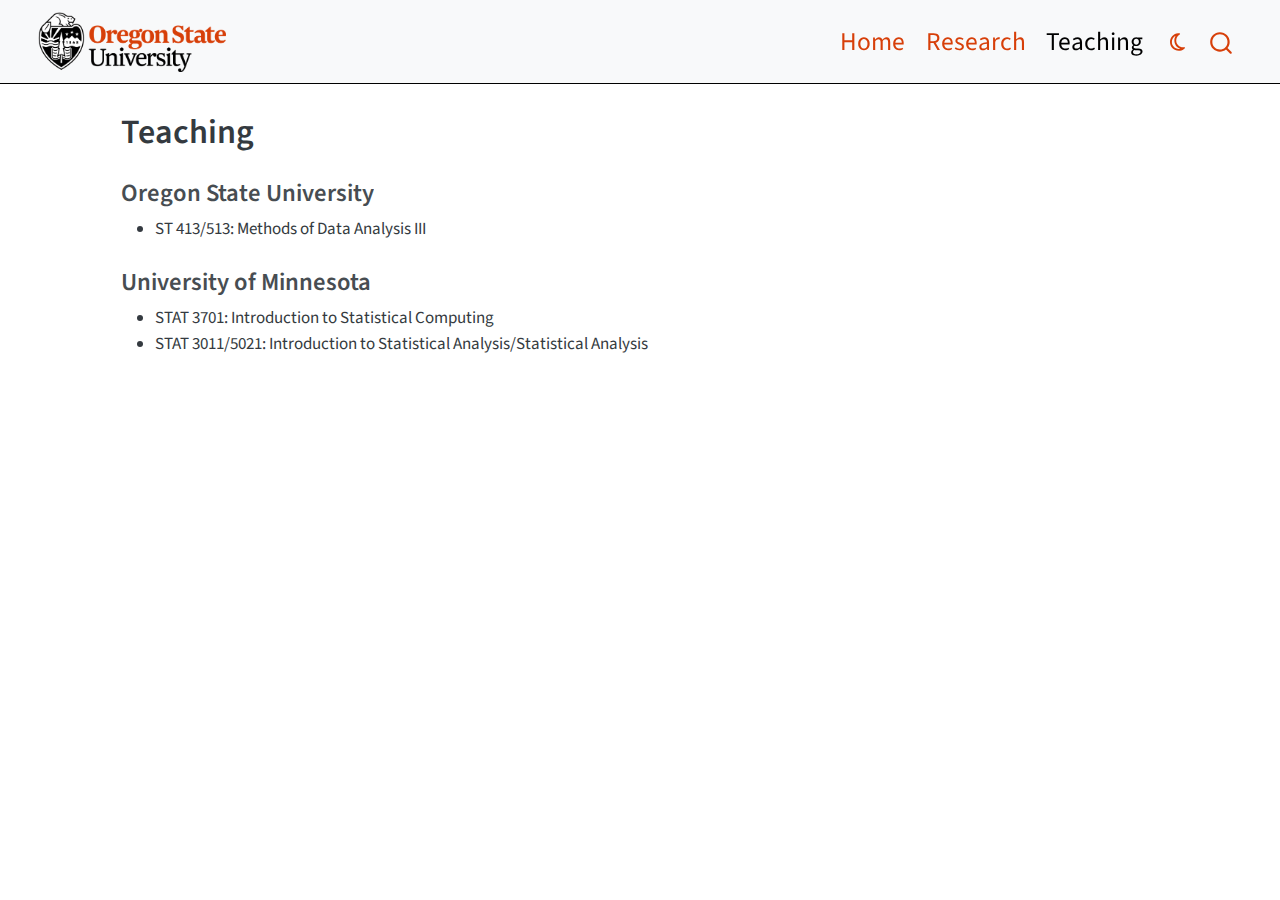
<file: docs/teaching/index.html>
<!DOCTYPE html>
<html xmlns="http://www.w3.org/1999/xhtml" lang="en" xml:lang="en"><head>

<meta charset="utf-8">
<meta name="generator" content="quarto-1.4.555">

<meta name="viewport" content="width=device-width, initial-scale=1.0, user-scalable=yes">


<title>Tate Jacobson - Teaching</title>
<style>
code{white-space: pre-wrap;}
span.smallcaps{font-variant: small-caps;}
div.columns{display: flex; gap: min(4vw, 1.5em);}
div.column{flex: auto; overflow-x: auto;}
div.hanging-indent{margin-left: 1.5em; text-indent: -1.5em;}
ul.task-list{list-style: none;}
ul.task-list li input[type="checkbox"] {
  width: 0.8em;
  margin: 0 0.8em 0.2em -1em; /* quarto-specific, see https://github.com/quarto-dev/quarto-cli/issues/4556 */ 
  vertical-align: middle;
}
</style>


<script src="../site_libs/quarto-nav/quarto-nav.js"></script>
<script src="../site_libs/clipboard/clipboard.min.js"></script>
<script src="../site_libs/quarto-search/autocomplete.umd.js"></script>
<script src="../site_libs/quarto-search/fuse.min.js"></script>
<script src="../site_libs/quarto-search/quarto-search.js"></script>
<meta name="quarto:offset" content="../">
<script src="../site_libs/quarto-html/quarto.js"></script>
<script src="../site_libs/quarto-html/popper.min.js"></script>
<script src="../site_libs/quarto-html/tippy.umd.min.js"></script>
<script src="../site_libs/quarto-html/anchor.min.js"></script>
<link href="../site_libs/quarto-html/tippy.css" rel="stylesheet">
<link href="../site_libs/quarto-html/quarto-syntax-highlighting.css" rel="stylesheet" class="quarto-color-scheme" id="quarto-text-highlighting-styles">
<link href="../site_libs/quarto-html/quarto-syntax-highlighting-dark.css" rel="prefetch" class="quarto-color-scheme quarto-color-alternate" id="quarto-text-highlighting-styles">
<script src="../site_libs/bootstrap/bootstrap.min.js"></script>
<link href="../site_libs/bootstrap/bootstrap-icons.css" rel="stylesheet">
<link href="../site_libs/bootstrap/bootstrap.min.css" rel="stylesheet" class="quarto-color-scheme" id="quarto-bootstrap" data-mode="light">
<link href="../site_libs/bootstrap/bootstrap-dark.min.css" rel="prefetch" class="quarto-color-scheme quarto-color-alternate" id="quarto-bootstrap" data-mode="dark">
<script id="quarto-search-options" type="application/json">{
  "location": "navbar",
  "copy-button": false,
  "collapse-after": 3,
  "panel-placement": "end",
  "type": "overlay",
  "limit": 50,
  "keyboard-shortcut": [
    "f",
    "/",
    "s"
  ],
  "show-item-context": false,
  "language": {
    "search-no-results-text": "No results",
    "search-matching-documents-text": "matching documents",
    "search-copy-link-title": "Copy link to search",
    "search-hide-matches-text": "Hide additional matches",
    "search-more-match-text": "more match in this document",
    "search-more-matches-text": "more matches in this document",
    "search-clear-button-title": "Clear",
    "search-text-placeholder": "",
    "search-detached-cancel-button-title": "Cancel",
    "search-submit-button-title": "Submit",
    "search-label": "Search"
  }
}</script>


<link rel="stylesheet" href="../custom.css">
<meta property="og:title" content="Tate Jacobson - Teaching">
<meta property="og:site_name" content="Tate Jacobson">
</head>

<body class="nav-fixed fullcontent">

<div id="quarto-search-results"></div>
  <header id="quarto-header" class="headroom fixed-top">
    <nav class="navbar navbar-expand-lg " data-bs-theme="dark">
      <div class="navbar-container container-fluid">
      <div class="navbar-brand-container mx-auto">
    <a href="../index.html" class="navbar-brand navbar-brand-logo">
    <img src="../logo.png" alt="" class="navbar-logo">
    </a>
  </div>
            <div id="quarto-search" class="" title="Search"></div>
          <button class="navbar-toggler" type="button" data-bs-toggle="collapse" data-bs-target="#navbarCollapse" aria-controls="navbarCollapse" aria-expanded="false" aria-label="Toggle navigation" onclick="if (window.quartoToggleHeadroom) { window.quartoToggleHeadroom(); }">
  <span class="navbar-toggler-icon"></span>
</button>
          <div class="collapse navbar-collapse" id="navbarCollapse">
            <ul class="navbar-nav navbar-nav-scroll ms-auto">
  <li class="nav-item">
    <a class="nav-link" href="../index.html"> 
<span class="menu-text">Home</span></a>
  </li>  
  <li class="nav-item">
    <a class="nav-link" href="../research/index.html"> 
<span class="menu-text">Research</span></a>
  </li>  
  <li class="nav-item">
    <a class="nav-link active" href="../teaching/index.html" aria-current="page"> 
<span class="menu-text">Teaching</span></a>
  </li>  
</ul>
          </div> <!-- /navcollapse -->
          <div class="quarto-navbar-tools">
  <a href="" class="quarto-color-scheme-toggle quarto-navigation-tool  px-1" onclick="window.quartoToggleColorScheme(); return false;" title="Toggle dark mode"><i class="bi"></i></a>
</div>
      </div> <!-- /container-fluid -->
    </nav>
</header>
<!-- content -->
<div id="quarto-content" class="quarto-container page-columns page-rows-contents page-layout-article page-navbar">
<!-- sidebar -->
<!-- margin-sidebar -->
    
<!-- main -->
<main class="content" id="quarto-document-content">

<header id="title-block-header" class="quarto-title-block default">
<div class="quarto-title">
<h1 class="title">Teaching</h1>
</div>



<div class="quarto-title-meta">

    
  
    
  </div>
  


</header>


<section id="oregon-state-university" class="level3">
<h3 class="anchored" data-anchor-id="oregon-state-university">Oregon State University</h3>
<ul>
<li>ST 413/513: Methods of Data Analysis III</li>
</ul>
</section>
<section id="university-of-minnesota" class="level3">
<h3 class="anchored" data-anchor-id="university-of-minnesota">University of Minnesota</h3>
<ul>
<li>STAT 3701: Introduction to Statistical Computing</li>
<li>STAT 3011/5021: Introduction to Statistical Analysis/Statistical Analysis</li>
</ul>


</section>

</main> <!-- /main -->
<script id="quarto-html-after-body" type="application/javascript">
window.document.addEventListener("DOMContentLoaded", function (event) {
  const toggleBodyColorMode = (bsSheetEl) => {
    const mode = bsSheetEl.getAttribute("data-mode");
    const bodyEl = window.document.querySelector("body");
    if (mode === "dark") {
      bodyEl.classList.add("quarto-dark");
      bodyEl.classList.remove("quarto-light");
    } else {
      bodyEl.classList.add("quarto-light");
      bodyEl.classList.remove("quarto-dark");
    }
  }
  const toggleBodyColorPrimary = () => {
    const bsSheetEl = window.document.querySelector("link#quarto-bootstrap");
    if (bsSheetEl) {
      toggleBodyColorMode(bsSheetEl);
    }
  }
  toggleBodyColorPrimary();  
  const disableStylesheet = (stylesheets) => {
    for (let i=0; i < stylesheets.length; i++) {
      const stylesheet = stylesheets[i];
      stylesheet.rel = 'prefetch';
    }
  }
  const enableStylesheet = (stylesheets) => {
    for (let i=0; i < stylesheets.length; i++) {
      const stylesheet = stylesheets[i];
      stylesheet.rel = 'stylesheet';
    }
  }
  const manageTransitions = (selector, allowTransitions) => {
    const els = window.document.querySelectorAll(selector);
    for (let i=0; i < els.length; i++) {
      const el = els[i];
      if (allowTransitions) {
        el.classList.remove('notransition');
      } else {
        el.classList.add('notransition');
      }
    }
  }
  const toggleGiscusIfUsed = (isAlternate, darkModeDefault) => {
    const baseTheme = document.querySelector('#giscus-base-theme')?.value ?? 'light';
    const alternateTheme = document.querySelector('#giscus-alt-theme')?.value ?? 'dark';
    let newTheme = '';
    if(darkModeDefault) {
      newTheme = isAlternate ? baseTheme : alternateTheme;
    } else {
      newTheme = isAlternate ? alternateTheme : baseTheme;
    }
    const changeGiscusTheme = () => {
      // From: https://github.com/giscus/giscus/issues/336
      const sendMessage = (message) => {
        const iframe = document.querySelector('iframe.giscus-frame');
        if (!iframe) return;
        iframe.contentWindow.postMessage({ giscus: message }, 'https://giscus.app');
      }
      sendMessage({
        setConfig: {
          theme: newTheme
        }
      });
    }
    const isGiscussLoaded = window.document.querySelector('iframe.giscus-frame') !== null;
    if (isGiscussLoaded) {
      changeGiscusTheme();
    }
  }
  const toggleColorMode = (alternate) => {
    // Switch the stylesheets
    const alternateStylesheets = window.document.querySelectorAll('link.quarto-color-scheme.quarto-color-alternate');
    manageTransitions('#quarto-margin-sidebar .nav-link', false);
    if (alternate) {
      enableStylesheet(alternateStylesheets);
      for (const sheetNode of alternateStylesheets) {
        if (sheetNode.id === "quarto-bootstrap") {
          toggleBodyColorMode(sheetNode);
        }
      }
    } else {
      disableStylesheet(alternateStylesheets);
      toggleBodyColorPrimary();
    }
    manageTransitions('#quarto-margin-sidebar .nav-link', true);
    // Switch the toggles
    const toggles = window.document.querySelectorAll('.quarto-color-scheme-toggle');
    for (let i=0; i < toggles.length; i++) {
      const toggle = toggles[i];
      if (toggle) {
        if (alternate) {
          toggle.classList.add("alternate");     
        } else {
          toggle.classList.remove("alternate");
        }
      }
    }
    // Hack to workaround the fact that safari doesn't
    // properly recolor the scrollbar when toggling (#1455)
    if (navigator.userAgent.indexOf('Safari') > 0 && navigator.userAgent.indexOf('Chrome') == -1) {
      manageTransitions("body", false);
      window.scrollTo(0, 1);
      setTimeout(() => {
        window.scrollTo(0, 0);
        manageTransitions("body", true);
      }, 40);  
    }
  }
  const isFileUrl = () => { 
    return window.location.protocol === 'file:';
  }
  const hasAlternateSentinel = () => {  
    let styleSentinel = getColorSchemeSentinel();
    if (styleSentinel !== null) {
      return styleSentinel === "alternate";
    } else {
      return false;
    }
  }
  const setStyleSentinel = (alternate) => {
    const value = alternate ? "alternate" : "default";
    if (!isFileUrl()) {
      window.localStorage.setItem("quarto-color-scheme", value);
    } else {
      localAlternateSentinel = value;
    }
  }
  const getColorSchemeSentinel = () => {
    if (!isFileUrl()) {
      const storageValue = window.localStorage.getItem("quarto-color-scheme");
      return storageValue != null ? storageValue : localAlternateSentinel;
    } else {
      return localAlternateSentinel;
    }
  }
  const darkModeDefault = false;
  let localAlternateSentinel = darkModeDefault ? 'alternate' : 'default';
  // Dark / light mode switch
  window.quartoToggleColorScheme = () => {
    // Read the current dark / light value 
    let toAlternate = !hasAlternateSentinel();
    toggleColorMode(toAlternate);
    setStyleSentinel(toAlternate);
    toggleGiscusIfUsed(toAlternate, darkModeDefault);
  };
  // Ensure there is a toggle, if there isn't float one in the top right
  if (window.document.querySelector('.quarto-color-scheme-toggle') === null) {
    const a = window.document.createElement('a');
    a.classList.add('top-right');
    a.classList.add('quarto-color-scheme-toggle');
    a.href = "";
    a.onclick = function() { try { window.quartoToggleColorScheme(); } catch {} return false; };
    const i = window.document.createElement("i");
    i.classList.add('bi');
    a.appendChild(i);
    window.document.body.appendChild(a);
  }
  // Switch to dark mode if need be
  if (hasAlternateSentinel()) {
    toggleColorMode(true);
  } else {
    toggleColorMode(false);
  }
  const icon = "";
  const anchorJS = new window.AnchorJS();
  anchorJS.options = {
    placement: 'right',
    icon: icon
  };
  anchorJS.add('.anchored');
  const isCodeAnnotation = (el) => {
    for (const clz of el.classList) {
      if (clz.startsWith('code-annotation-')) {                     
        return true;
      }
    }
    return false;
  }
  const clipboard = new window.ClipboardJS('.code-copy-button', {
    text: function(trigger) {
      const codeEl = trigger.previousElementSibling.cloneNode(true);
      for (const childEl of codeEl.children) {
        if (isCodeAnnotation(childEl)) {
          childEl.remove();
        }
      }
      return codeEl.innerText;
    }
  });
  clipboard.on('success', function(e) {
    // button target
    const button = e.trigger;
    // don't keep focus
    button.blur();
    // flash "checked"
    button.classList.add('code-copy-button-checked');
    var currentTitle = button.getAttribute("title");
    button.setAttribute("title", "Copied!");
    let tooltip;
    if (window.bootstrap) {
      button.setAttribute("data-bs-toggle", "tooltip");
      button.setAttribute("data-bs-placement", "left");
      button.setAttribute("data-bs-title", "Copied!");
      tooltip = new bootstrap.Tooltip(button, 
        { trigger: "manual", 
          customClass: "code-copy-button-tooltip",
          offset: [0, -8]});
      tooltip.show();    
    }
    setTimeout(function() {
      if (tooltip) {
        tooltip.hide();
        button.removeAttribute("data-bs-title");
        button.removeAttribute("data-bs-toggle");
        button.removeAttribute("data-bs-placement");
      }
      button.setAttribute("title", currentTitle);
      button.classList.remove('code-copy-button-checked');
    }, 1000);
    // clear code selection
    e.clearSelection();
  });
    var localhostRegex = new RegExp(/^(?:http|https):\/\/localhost\:?[0-9]*\//);
    var mailtoRegex = new RegExp(/^mailto:/);
      var filterRegex = new RegExp('/' + window.location.host + '/');
    var isInternal = (href) => {
        return filterRegex.test(href) || localhostRegex.test(href) || mailtoRegex.test(href);
    }
    // Inspect non-navigation links and adorn them if external
 	var links = window.document.querySelectorAll('a[href]:not(.nav-link):not(.navbar-brand):not(.toc-action):not(.sidebar-link):not(.sidebar-item-toggle):not(.pagination-link):not(.no-external):not([aria-hidden]):not(.dropdown-item):not(.quarto-navigation-tool)');
    for (var i=0; i<links.length; i++) {
      const link = links[i];
      if (!isInternal(link.href)) {
        // undo the damage that might have been done by quarto-nav.js in the case of
        // links that we want to consider external
        if (link.dataset.originalHref !== undefined) {
          link.href = link.dataset.originalHref;
        }
      }
    }
  function tippyHover(el, contentFn, onTriggerFn, onUntriggerFn) {
    const config = {
      allowHTML: true,
      maxWidth: 500,
      delay: 100,
      arrow: false,
      appendTo: function(el) {
          return el.parentElement;
      },
      interactive: true,
      interactiveBorder: 10,
      theme: 'quarto',
      placement: 'bottom-start',
    };
    if (contentFn) {
      config.content = contentFn;
    }
    if (onTriggerFn) {
      config.onTrigger = onTriggerFn;
    }
    if (onUntriggerFn) {
      config.onUntrigger = onUntriggerFn;
    }
    window.tippy(el, config); 
  }
  const noterefs = window.document.querySelectorAll('a[role="doc-noteref"]');
  for (var i=0; i<noterefs.length; i++) {
    const ref = noterefs[i];
    tippyHover(ref, function() {
      // use id or data attribute instead here
      let href = ref.getAttribute('data-footnote-href') || ref.getAttribute('href');
      try { href = new URL(href).hash; } catch {}
      const id = href.replace(/^#\/?/, "");
      const note = window.document.getElementById(id);
      if (note) {
        return note.innerHTML;
      } else {
        return "";
      }
    });
  }
  const xrefs = window.document.querySelectorAll('a.quarto-xref');
  const processXRef = (id, note) => {
    // Strip column container classes
    const stripColumnClz = (el) => {
      el.classList.remove("page-full", "page-columns");
      if (el.children) {
        for (const child of el.children) {
          stripColumnClz(child);
        }
      }
    }
    stripColumnClz(note)
    if (id === null || id.startsWith('sec-')) {
      // Special case sections, only their first couple elements
      const container = document.createElement("div");
      if (note.children && note.children.length > 2) {
        container.appendChild(note.children[0].cloneNode(true));
        for (let i = 1; i < note.children.length; i++) {
          const child = note.children[i];
          if (child.tagName === "P" && child.innerText === "") {
            continue;
          } else {
            container.appendChild(child.cloneNode(true));
            break;
          }
        }
        if (window.Quarto?.typesetMath) {
          window.Quarto.typesetMath(container);
        }
        return container.innerHTML
      } else {
        if (window.Quarto?.typesetMath) {
          window.Quarto.typesetMath(note);
        }
        return note.innerHTML;
      }
    } else {
      // Remove any anchor links if they are present
      const anchorLink = note.querySelector('a.anchorjs-link');
      if (anchorLink) {
        anchorLink.remove();
      }
      if (window.Quarto?.typesetMath) {
        window.Quarto.typesetMath(note);
      }
      // TODO in 1.5, we should make sure this works without a callout special case
      if (note.classList.contains("callout")) {
        return note.outerHTML;
      } else {
        return note.innerHTML;
      }
    }
  }
  for (var i=0; i<xrefs.length; i++) {
    const xref = xrefs[i];
    tippyHover(xref, undefined, function(instance) {
      instance.disable();
      let url = xref.getAttribute('href');
      let hash = undefined; 
      if (url.startsWith('#')) {
        hash = url;
      } else {
        try { hash = new URL(url).hash; } catch {}
      }
      if (hash) {
        const id = hash.replace(/^#\/?/, "");
        const note = window.document.getElementById(id);
        if (note !== null) {
          try {
            const html = processXRef(id, note.cloneNode(true));
            instance.setContent(html);
          } finally {
            instance.enable();
            instance.show();
          }
        } else {
          // See if we can fetch this
          fetch(url.split('#')[0])
          .then(res => res.text())
          .then(html => {
            const parser = new DOMParser();
            const htmlDoc = parser.parseFromString(html, "text/html");
            const note = htmlDoc.getElementById(id);
            if (note !== null) {
              const html = processXRef(id, note);
              instance.setContent(html);
            } 
          }).finally(() => {
            instance.enable();
            instance.show();
          });
        }
      } else {
        // See if we can fetch a full url (with no hash to target)
        // This is a special case and we should probably do some content thinning / targeting
        fetch(url)
        .then(res => res.text())
        .then(html => {
          const parser = new DOMParser();
          const htmlDoc = parser.parseFromString(html, "text/html");
          const note = htmlDoc.querySelector('main.content');
          if (note !== null) {
            // This should only happen for chapter cross references
            // (since there is no id in the URL)
            // remove the first header
            if (note.children.length > 0 && note.children[0].tagName === "HEADER") {
              note.children[0].remove();
            }
            const html = processXRef(null, note);
            instance.setContent(html);
          } 
        }).finally(() => {
          instance.enable();
          instance.show();
        });
      }
    }, function(instance) {
    });
  }
      let selectedAnnoteEl;
      const selectorForAnnotation = ( cell, annotation) => {
        let cellAttr = 'data-code-cell="' + cell + '"';
        let lineAttr = 'data-code-annotation="' +  annotation + '"';
        const selector = 'span[' + cellAttr + '][' + lineAttr + ']';
        return selector;
      }
      const selectCodeLines = (annoteEl) => {
        const doc = window.document;
        const targetCell = annoteEl.getAttribute("data-target-cell");
        const targetAnnotation = annoteEl.getAttribute("data-target-annotation");
        const annoteSpan = window.document.querySelector(selectorForAnnotation(targetCell, targetAnnotation));
        const lines = annoteSpan.getAttribute("data-code-lines").split(",");
        const lineIds = lines.map((line) => {
          return targetCell + "-" + line;
        })
        let top = null;
        let height = null;
        let parent = null;
        if (lineIds.length > 0) {
            //compute the position of the single el (top and bottom and make a div)
            const el = window.document.getElementById(lineIds[0]);
            top = el.offsetTop;
            height = el.offsetHeight;
            parent = el.parentElement.parentElement;
          if (lineIds.length > 1) {
            const lastEl = window.document.getElementById(lineIds[lineIds.length - 1]);
            const bottom = lastEl.offsetTop + lastEl.offsetHeight;
            height = bottom - top;
          }
          if (top !== null && height !== null && parent !== null) {
            // cook up a div (if necessary) and position it 
            let div = window.document.getElementById("code-annotation-line-highlight");
            if (div === null) {
              div = window.document.createElement("div");
              div.setAttribute("id", "code-annotation-line-highlight");
              div.style.position = 'absolute';
              parent.appendChild(div);
            }
            div.style.top = top - 2 + "px";
            div.style.height = height + 4 + "px";
            div.style.left = 0;
            let gutterDiv = window.document.getElementById("code-annotation-line-highlight-gutter");
            if (gutterDiv === null) {
              gutterDiv = window.document.createElement("div");
              gutterDiv.setAttribute("id", "code-annotation-line-highlight-gutter");
              gutterDiv.style.position = 'absolute';
              const codeCell = window.document.getElementById(targetCell);
              const gutter = codeCell.querySelector('.code-annotation-gutter');
              gutter.appendChild(gutterDiv);
            }
            gutterDiv.style.top = top - 2 + "px";
            gutterDiv.style.height = height + 4 + "px";
          }
          selectedAnnoteEl = annoteEl;
        }
      };
      const unselectCodeLines = () => {
        const elementsIds = ["code-annotation-line-highlight", "code-annotation-line-highlight-gutter"];
        elementsIds.forEach((elId) => {
          const div = window.document.getElementById(elId);
          if (div) {
            div.remove();
          }
        });
        selectedAnnoteEl = undefined;
      };
        // Handle positioning of the toggle
    window.addEventListener(
      "resize",
      throttle(() => {
        elRect = undefined;
        if (selectedAnnoteEl) {
          selectCodeLines(selectedAnnoteEl);
        }
      }, 10)
    );
    function throttle(fn, ms) {
    let throttle = false;
    let timer;
      return (...args) => {
        if(!throttle) { // first call gets through
            fn.apply(this, args);
            throttle = true;
        } else { // all the others get throttled
            if(timer) clearTimeout(timer); // cancel #2
            timer = setTimeout(() => {
              fn.apply(this, args);
              timer = throttle = false;
            }, ms);
        }
      };
    }
      // Attach click handler to the DT
      const annoteDls = window.document.querySelectorAll('dt[data-target-cell]');
      for (const annoteDlNode of annoteDls) {
        annoteDlNode.addEventListener('click', (event) => {
          const clickedEl = event.target;
          if (clickedEl !== selectedAnnoteEl) {
            unselectCodeLines();
            const activeEl = window.document.querySelector('dt[data-target-cell].code-annotation-active');
            if (activeEl) {
              activeEl.classList.remove('code-annotation-active');
            }
            selectCodeLines(clickedEl);
            clickedEl.classList.add('code-annotation-active');
          } else {
            // Unselect the line
            unselectCodeLines();
            clickedEl.classList.remove('code-annotation-active');
          }
        });
      }
  const findCites = (el) => {
    const parentEl = el.parentElement;
    if (parentEl) {
      const cites = parentEl.dataset.cites;
      if (cites) {
        return {
          el,
          cites: cites.split(' ')
        };
      } else {
        return findCites(el.parentElement)
      }
    } else {
      return undefined;
    }
  };
  var bibliorefs = window.document.querySelectorAll('a[role="doc-biblioref"]');
  for (var i=0; i<bibliorefs.length; i++) {
    const ref = bibliorefs[i];
    const citeInfo = findCites(ref);
    if (citeInfo) {
      tippyHover(citeInfo.el, function() {
        var popup = window.document.createElement('div');
        citeInfo.cites.forEach(function(cite) {
          var citeDiv = window.document.createElement('div');
          citeDiv.classList.add('hanging-indent');
          citeDiv.classList.add('csl-entry');
          var biblioDiv = window.document.getElementById('ref-' + cite);
          if (biblioDiv) {
            citeDiv.innerHTML = biblioDiv.innerHTML;
          }
          popup.appendChild(citeDiv);
        });
        return popup.innerHTML;
      });
    }
  }
});
</script>
</div> <!-- /content -->




</body></html>
</file>
<file: docs/site_libs/quarto-html/tippy.css>
.tippy-box[data-animation=fade][data-state=hidden]{opacity:0}[data-tippy-root]{max-width:calc(100vw - 10px)}.tippy-box{position:relative;background-color:#333;color:#fff;border-radius:4px;font-size:14px;line-height:1.4;white-space:normal;outline:0;transition-property:transform,visibility,opacity}.tippy-box[data-placement^=top]>.tippy-arrow{bottom:0}.tippy-box[data-placement^=top]>.tippy-arrow:before{bottom:-7px;left:0;border-width:8px 8px 0;border-top-color:initial;transform-origin:center top}.tippy-box[data-placement^=bottom]>.tippy-arrow{top:0}.tippy-box[data-placement^=bottom]>.tippy-arrow:before{top:-7px;left:0;border-width:0 8px 8px;border-bottom-color:initial;transform-origin:center bottom}.tippy-box[data-placement^=left]>.tippy-arrow{right:0}.tippy-box[data-placement^=left]>.tippy-arrow:before{border-width:8px 0 8px 8px;border-left-color:initial;right:-7px;transform-origin:center left}.tippy-box[data-placement^=right]>.tippy-arrow{left:0}.tippy-box[data-placement^=right]>.tippy-arrow:before{left:-7px;border-width:8px 8px 8px 0;border-right-color:initial;transform-origin:center right}.tippy-box[data-inertia][data-state=visible]{transition-timing-function:cubic-bezier(.54,1.5,.38,1.11)}.tippy-arrow{width:16px;height:16px;color:#333}.tippy-arrow:before{content:"";position:absolute;border-color:transparent;border-style:solid}.tippy-content{position:relative;padding:5px 9px;z-index:1}
</file>
<file: docs/site_libs/quarto-html/quarto-syntax-highlighting.css>
/* quarto syntax highlight colors */
:root {
  --quarto-hl-ot-color: #003B4F;
  --quarto-hl-at-color: #657422;
  --quarto-hl-ss-color: #20794D;
  --quarto-hl-an-color: #5E5E5E;
  --quarto-hl-fu-color: #4758AB;
  --quarto-hl-st-color: #20794D;
  --quarto-hl-cf-color: #003B4F;
  --quarto-hl-op-color: #5E5E5E;
  --quarto-hl-er-color: #AD0000;
  --quarto-hl-bn-color: #AD0000;
  --quarto-hl-al-color: #AD0000;
  --quarto-hl-va-color: #111111;
  --quarto-hl-bu-color: inherit;
  --quarto-hl-ex-color: inherit;
  --quarto-hl-pp-color: #AD0000;
  --quarto-hl-in-color: #5E5E5E;
  --quarto-hl-vs-color: #20794D;
  --quarto-hl-wa-color: #5E5E5E;
  --quarto-hl-do-color: #5E5E5E;
  --quarto-hl-im-color: #00769E;
  --quarto-hl-ch-color: #20794D;
  --quarto-hl-dt-color: #AD0000;
  --quarto-hl-fl-color: #AD0000;
  --quarto-hl-co-color: #5E5E5E;
  --quarto-hl-cv-color: #5E5E5E;
  --quarto-hl-cn-color: #8f5902;
  --quarto-hl-sc-color: #5E5E5E;
  --quarto-hl-dv-color: #AD0000;
  --quarto-hl-kw-color: #003B4F;
}

/* other quarto variables */
:root {
  --quarto-font-monospace: SFMono-Regular, Menlo, Monaco, Consolas, "Liberation Mono", "Courier New", monospace;
}

pre > code.sourceCode > span {
  color: #003B4F;
}

code span {
  color: #003B4F;
}

code.sourceCode > span {
  color: #003B4F;
}

div.sourceCode,
div.sourceCode pre.sourceCode {
  color: #003B4F;
}

code span.ot {
  color: #003B4F;
  font-style: inherit;
}

code span.at {
  color: #657422;
  font-style: inherit;
}

code span.ss {
  color: #20794D;
  font-style: inherit;
}

code span.an {
  color: #5E5E5E;
  font-style: inherit;
}

code span.fu {
  color: #4758AB;
  font-style: inherit;
}

code span.st {
  color: #20794D;
  font-style: inherit;
}

code span.cf {
  color: #003B4F;
  font-style: inherit;
}

code span.op {
  color: #5E5E5E;
  font-style: inherit;
}

code span.er {
  color: #AD0000;
  font-style: inherit;
}

code span.bn {
  color: #AD0000;
  font-style: inherit;
}

code span.al {
  color: #AD0000;
  font-style: inherit;
}

code span.va {
  color: #111111;
  font-style: inherit;
}

code span.bu {
  font-style: inherit;
}

code span.ex {
  font-style: inherit;
}

code span.pp {
  color: #AD0000;
  font-style: inherit;
}

code span.in {
  color: #5E5E5E;
  font-style: inherit;
}

code span.vs {
  color: #20794D;
  font-style: inherit;
}

code span.wa {
  color: #5E5E5E;
  font-style: italic;
}

code span.do {
  color: #5E5E5E;
  font-style: italic;
}

code span.im {
  color: #00769E;
  font-style: inherit;
}

code span.ch {
  color: #20794D;
  font-style: inherit;
}

code span.dt {
  color: #AD0000;
  font-style: inherit;
}

code span.fl {
  color: #AD0000;
  font-style: inherit;
}

code span.co {
  color: #5E5E5E;
  font-style: inherit;
}

code span.cv {
  color: #5E5E5E;
  font-style: italic;
}

code span.cn {
  color: #8f5902;
  font-style: inherit;
}

code span.sc {
  color: #5E5E5E;
  font-style: inherit;
}

code span.dv {
  color: #AD0000;
  font-style: inherit;
}

code span.kw {
  color: #003B4F;
  font-style: inherit;
}

.prevent-inlining {
  content: "</";
}

/*# sourceMappingURL=debc5d5d77c3f9108843748ff7464032.css.map */
</file>
<file: docs/site_libs/quarto-html/quarto-syntax-highlighting-dark.css>
/* quarto syntax highlight colors */
:root {
  --quarto-hl-al-color: #f07178;
  --quarto-hl-an-color: #d4d0ab;
  --quarto-hl-at-color: #00e0e0;
  --quarto-hl-bn-color: #d4d0ab;
  --quarto-hl-bu-color: #abe338;
  --quarto-hl-ch-color: #abe338;
  --quarto-hl-co-color: #f8f8f2;
  --quarto-hl-cv-color: #ffd700;
  --quarto-hl-cn-color: #ffd700;
  --quarto-hl-cf-color: #ffa07a;
  --quarto-hl-dt-color: #ffa07a;
  --quarto-hl-dv-color: #d4d0ab;
  --quarto-hl-do-color: #f8f8f2;
  --quarto-hl-er-color: #f07178;
  --quarto-hl-ex-color: #00e0e0;
  --quarto-hl-fl-color: #d4d0ab;
  --quarto-hl-fu-color: #ffa07a;
  --quarto-hl-im-color: #abe338;
  --quarto-hl-in-color: #d4d0ab;
  --quarto-hl-kw-color: #ffa07a;
  --quarto-hl-op-color: #ffa07a;
  --quarto-hl-ot-color: #00e0e0;
  --quarto-hl-pp-color: #dcc6e0;
  --quarto-hl-re-color: #00e0e0;
  --quarto-hl-sc-color: #abe338;
  --quarto-hl-ss-color: #abe338;
  --quarto-hl-st-color: #abe338;
  --quarto-hl-va-color: #00e0e0;
  --quarto-hl-vs-color: #abe338;
  --quarto-hl-wa-color: #dcc6e0;
}

/* other quarto variables */
:root {
  --quarto-font-monospace: SFMono-Regular, Menlo, Monaco, Consolas, "Liberation Mono", "Courier New", monospace;
}

code span.al {
  background-color: #2a0f15;
  font-weight: bold;
  color: #f07178;
}

code span.an {
  color: #d4d0ab;
}

code span.at {
  color: #00e0e0;
}

code span.bn {
  color: #d4d0ab;
}

code span.bu {
  color: #abe338;
}

code span.ch {
  color: #abe338;
}

code span.co {
  font-style: italic;
  color: #f8f8f2;
}

code span.cv {
  color: #ffd700;
}

code span.cn {
  color: #ffd700;
}

code span.cf {
  font-weight: bold;
  color: #ffa07a;
}

code span.dt {
  color: #ffa07a;
}

code span.dv {
  color: #d4d0ab;
}

code span.do {
  color: #f8f8f2;
}

code span.er {
  color: #f07178;
  text-decoration: underline;
}

code span.ex {
  font-weight: bold;
  color: #00e0e0;
}

code span.fl {
  color: #d4d0ab;
}

code span.fu {
  color: #ffa07a;
}

code span.im {
  color: #abe338;
}

code span.in {
  color: #d4d0ab;
}

code span.kw {
  font-weight: bold;
  color: #ffa07a;
}

pre > code.sourceCode > span {
  color: #f8f8f2;
}

code span {
  color: #f8f8f2;
}

code.sourceCode > span {
  color: #f8f8f2;
}

div.sourceCode,
div.sourceCode pre.sourceCode {
  color: #f8f8f2;
}

code span.op {
  color: #ffa07a;
}

code span.ot {
  color: #00e0e0;
}

code span.pp {
  color: #dcc6e0;
}

code span.re {
  background-color: #f8f8f2;
  color: #00e0e0;
}

code span.sc {
  color: #abe338;
}

code span.ss {
  color: #abe338;
}

code span.st {
  color: #abe338;
}

code span.va {
  color: #00e0e0;
}

code span.vs {
  color: #abe338;
}

code span.wa {
  color: #dcc6e0;
}

.prevent-inlining {
  content: "</";
}

/*# sourceMappingURL=935a306eefa94366c21e1a970dddb765.css.map */
</file>
<file: docs/site_libs/quarto-contrib/fontawesome6-0.1.0/latex-fontsize.css>
.fa-tiny {
  font-size: 0.5em;
}
.fa-scriptsize {
  font-size: 0.7em;
}
.fa-footnotesize {
  font-size: 0.8em;
}
.fa-small {
  font-size: 0.9em;
}
.fa-normalsize {
  font-size: 1em;
}
.fa-large {
  font-size: 1.2em;
}
.fa-Large {
  font-size: 1.5em;
}
.fa-LARGE {
  font-size: 1.75em;
}
.fa-huge {
  font-size: 2em;
}
.fa-Huge {
  font-size: 2.5em;
}
</file>
<file: docs/custom.css>
/*-- navbar --*/

.navbar {
  padding-top: 0.25em;
  padding-bottom: 0.25em;
  font-size: 1.5em;
}

#quarto-header {
  border-bottom: 1px solid black;
}

.navbar-logo {
  max-height: 60px;
  width: auto;
  height: auto;
}

.quarto-color-scheme-toggle {
  display: flex; 
  justify-content: right; 
  align-items: center;
}

.navbar #quarto-search {
  margin-left: unset;
}

.navbar .quarto-navbar-tools {
  margin-left: auto;
}
</file>
